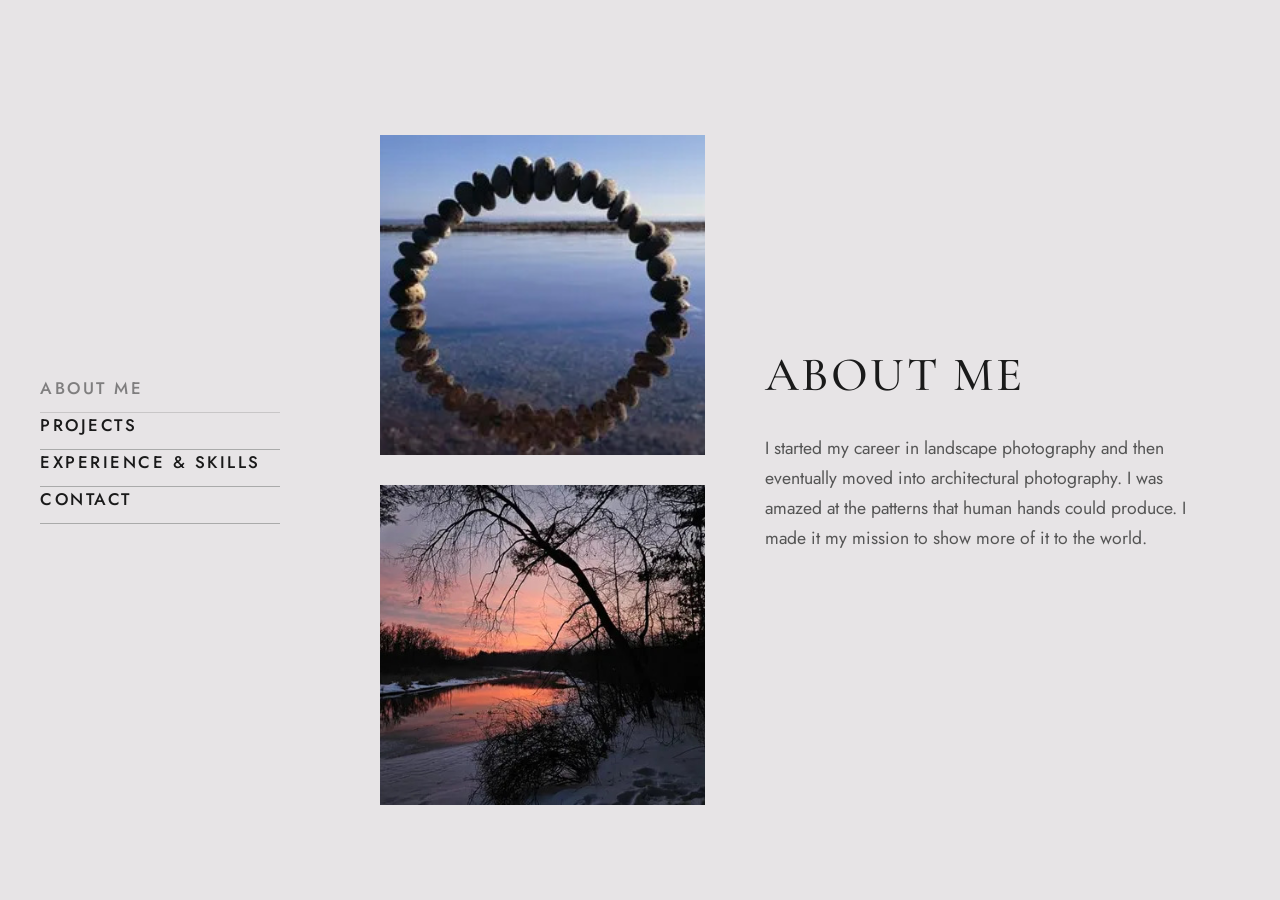
<file: about.html>
<!DOCTYPE html>
<html lang="en">
<head>
<meta charset="UTF-8">
<meta name="viewport" content="width=device-width, initial-scale=1.0">
<title>About Me — Tanishta Varman</title>
<link rel="stylesheet" href="style.css">
</head>
<body>

  <aside class="sidebar">
    <nav>
      <a href="about.html" class="active">About Me</a>
      <a href="gallery.html">Projects</a>
      <a href="experience.html">Experience &amp; Skills</a>
      <a href="contact.html">Contact</a>
    </nav>
  </aside>

  <main class="content about-content">

    <div class="about-grid">
      <div class="about-images">
        <img src="img/about-1.jpg" alt="Portrait one">
        <img src="img/about-2.jpg" alt="Portrait two">
      </div>

      <div class="about-text">
        <h1>About Me</h1>
        <p>
          I started my career in landscape photography and then eventually
          moved into architectural photography. I was amazed at the patterns
          that human hands could produce. I made it my mission to show more
          of it to the world.
        </p>
      </div>
    </div>

  </main>

</body>
</html>
</file>
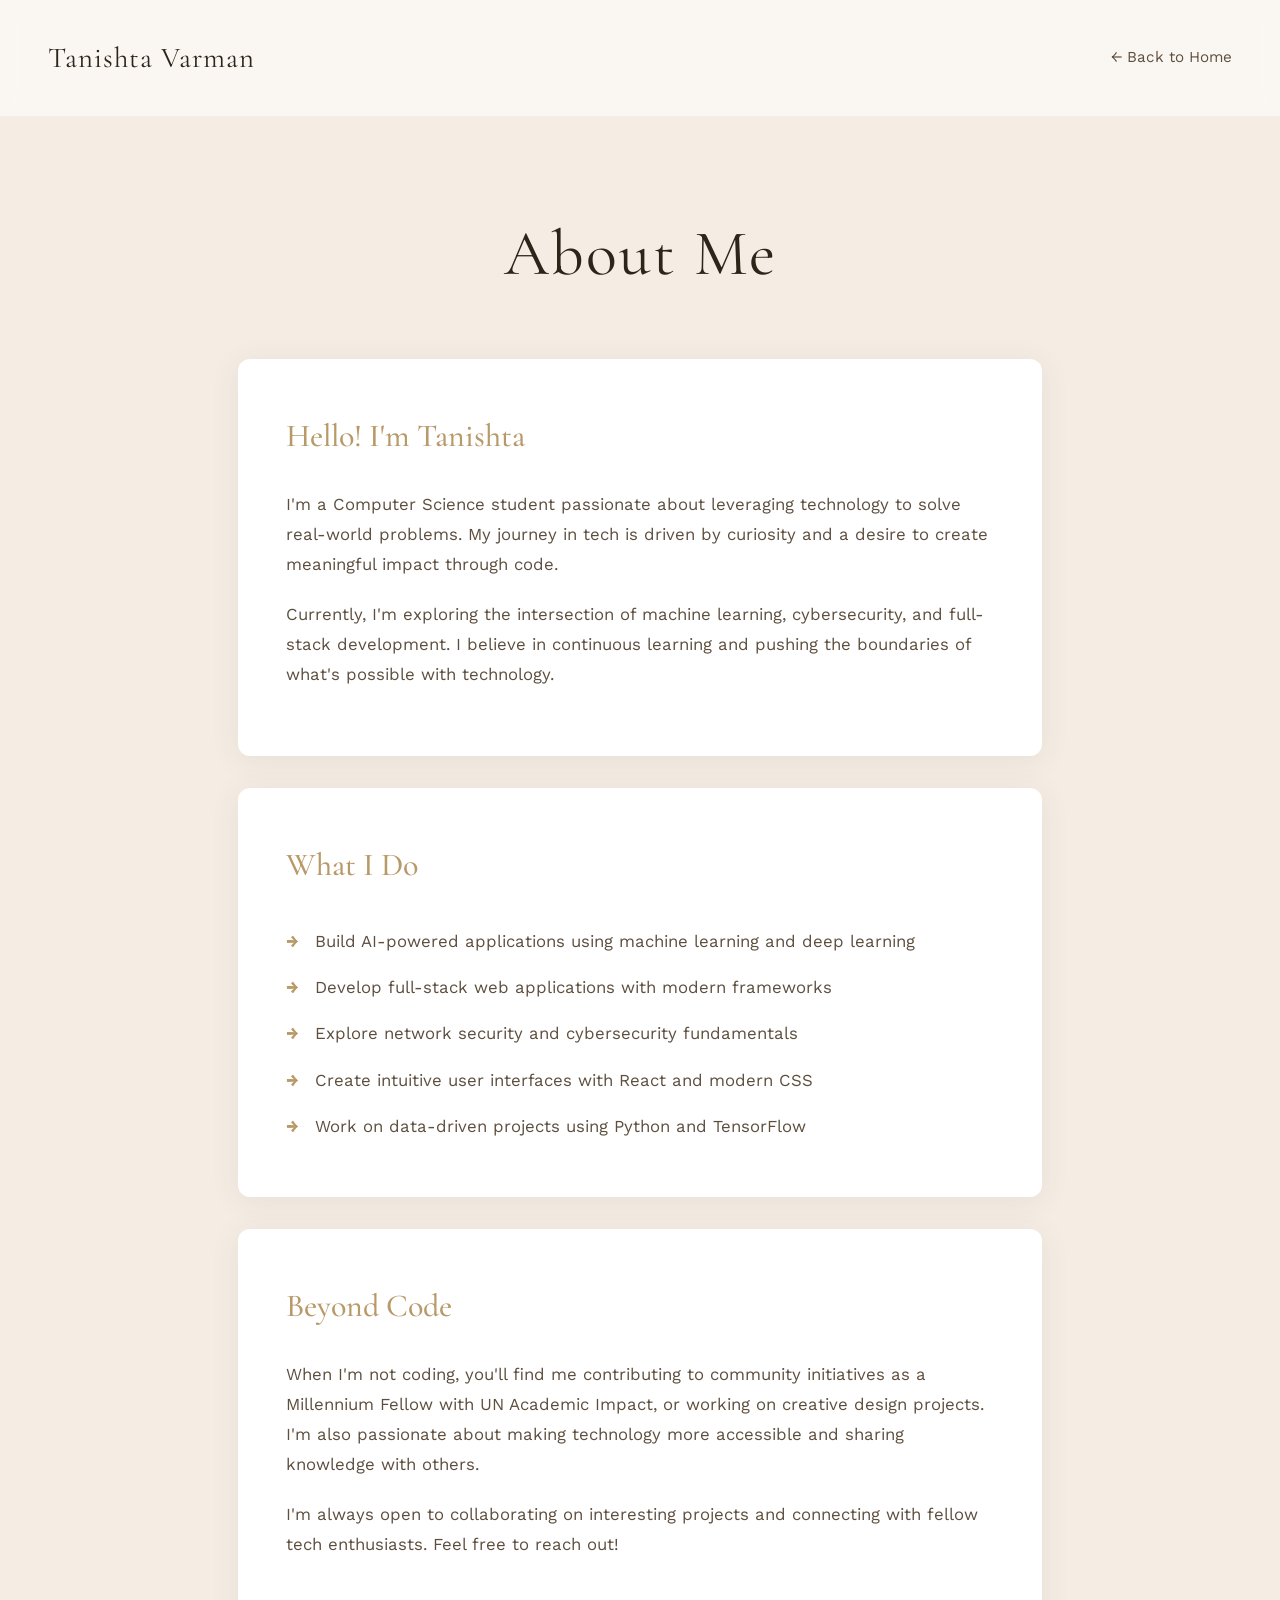
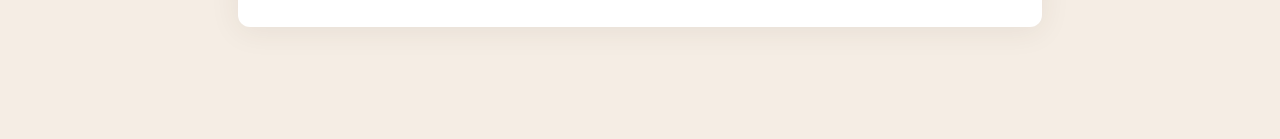
<file: About.html>
<!DOCTYPE html>
<html lang="en">
<head>
    <meta charset="UTF-8">
    <meta name="viewport" content="width=device-width, initial-scale=1.0">
    <title>About - Tanishta Varman</title>
    <link rel="preconnect" href="https://fonts.googleapis.com">
    <link rel="preconnect" href="https://fonts.gstatic.com" crossorigin>
    <link href="https://fonts.googleapis.com/css2?family=Cormorant+Garamond:wght@300;400;500&family=Work+Sans:wght@300;400;500&display=swap" rel="stylesheet">
    <style>
        * {
            margin: 0;
            padding: 0;
            box-sizing: border-box;
        }

        body {
            font-family: 'Work Sans', sans-serif;
            background-color: #F5EDE4;
            color: #3D3226;
            line-height: 1.8;
        }

        /* === HEADER === */
        .header {
            padding: 2rem 3rem;
            display: flex;
            justify-content: space-between;
            align-items: center;
            background: rgba(255, 255, 255, 0.5);
            backdrop-filter: blur(10px);
            position: sticky;
            top: 0;
            z-index: 100;
        }

        .logo {
            font-family: 'Cormorant Garamond', serif;
            font-size: 1.8rem;
            color: #2D2519;
            text-decoration: none;
            font-weight: 400;
            letter-spacing: 1px;
        }

        .back-link {
            color: #5D4E3E;
            text-decoration: none;
            font-size: 0.95rem;
            transition: color 0.3s ease;
        }

        .back-link:hover {
            color: #B89968;
        }

        /* === CONTENT === */
        .content {
            max-width: 900px;
            margin: 0 auto;
            padding: 5rem 3rem;
        }

        .page-title {
            font-family: 'Cormorant Garamond', serif;
            font-size: 4rem;
            color: #2D2519;
            margin-bottom: 3rem;
            font-weight: 400;
            letter-spacing: 2px;
            text-align: center;
        }

        .about-section {
            background: white;
            padding: 3rem;
            border-radius: 12px;
            box-shadow: 0 4px 30px rgba(61, 50, 38, 0.08);
            margin-bottom: 2rem;
        }

        .about-section h2 {
            font-family: 'Cormorant Garamond', serif;
            font-size: 2rem;
            color: #B89968;
            margin-bottom: 1.5rem;
            font-weight: 500;
        }

        .about-section p {
            color: #5D4E3E;
            font-size: 1.05rem;
            margin-bottom: 1.2rem;
        }

        .about-section ul {
            list-style: none;
            margin-top: 1rem;
        }

        .about-section li {
            color: #5D4E3E;
            padding: 0.5rem 0;
            padding-left: 1.8rem;
            position: relative;
            font-size: 1.05rem;
        }

        .about-section li:before {
            content: "→";
            color: #B89968;
            position: absolute;
            left: 0;
            font-weight: bold;
        }

        @media (max-width: 768px) {
            .page-title {
                font-size: 2.5rem;
            }

            .content {
                padding: 3rem 1.5rem;
            }

            .about-section {
                padding: 2rem;
            }
        }
    </style>
</head>
<body>
    <header class="header">
        <a href="index.html" class="logo">Tanishta Varman</a>
        <a href="index.html" class="back-link">← Back to Home</a>
    </header>

    <div class="content">
        <h1 class="page-title">About Me</h1>

        <div class="about-section">
            <h2>Hello! I'm Tanishta</h2>
            <p>
                I'm a Computer Science student passionate about leveraging technology to solve real-world problems. 
                My journey in tech is driven by curiosity and a desire to create meaningful impact through code.
            </p>
            <p>
                Currently, I'm exploring the intersection of machine learning, cybersecurity, and full-stack development. 
                I believe in continuous learning and pushing the boundaries of what's possible with technology.
            </p>
        </div>

        <div class="about-section">
            <h2>What I Do</h2>
            <ul>
                <li>Build AI-powered applications using machine learning and deep learning</li>
                <li>Develop full-stack web applications with modern frameworks</li>
                <li>Explore network security and cybersecurity fundamentals</li>
                <li>Create intuitive user interfaces with React and modern CSS</li>
                <li>Work on data-driven projects using Python and TensorFlow</li>
            </ul>
        </div>

        <div class="about-section">
            <h2>Beyond Code</h2>
            <p>
                When I'm not coding, you'll find me contributing to community initiatives as a Millennium Fellow 
                with UN Academic Impact, or working on creative design projects. I'm also passionate about 
                making technology more accessible and sharing knowledge with others.
            </p>
            <p>
                I'm always open to collaborating on interesting projects and connecting with fellow tech enthusiasts. 
                Feel free to reach out!
            </p>
        </div>
    </div>
</body>
</html>
</file>
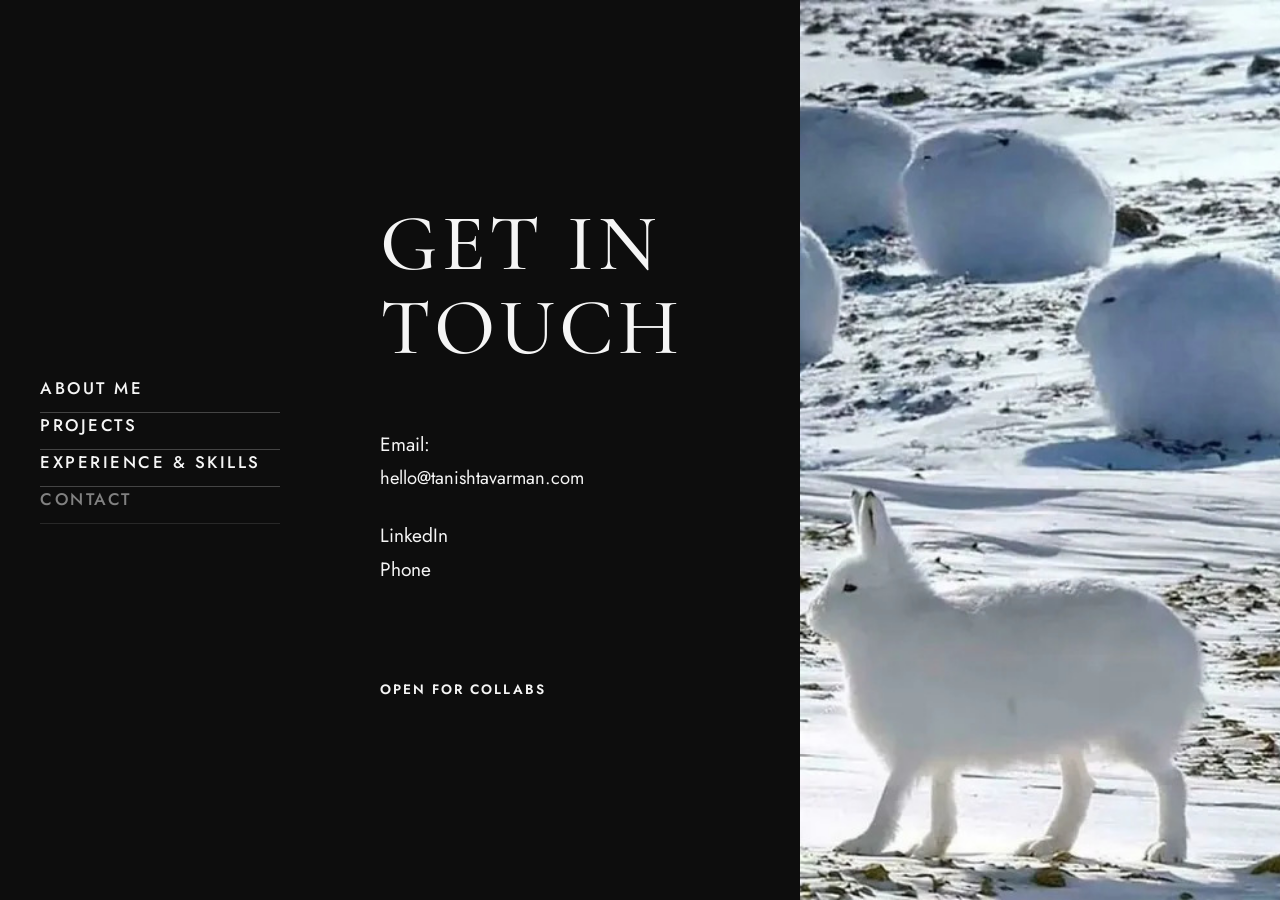
<file: contact.html>
<!DOCTYPE html>
<html lang="en">
<head>
<meta charset="UTF-8">
<meta name="viewport" content="width=device-width, initial-scale=1.0">
<title>Contact — Tanishta Varman</title>
<link rel="stylesheet" href="style.css">
<style>
  body.dark { background: var(--bg-dark); color: var(--text-light); }
  .dark .sidebar nav a { color: var(--text-light); border-bottom-color: #444; }
</style>
</head>
<body class="dark">

  <aside class="sidebar">
    <nav>
      <a href="about.html">About Me</a>
      <a href="gallery.html">Projects</a>
      <a href="experience.html">Experience &amp; Skills</a>
      <a href="contact.html" class="active">Contact</a>
    </nav>
  </aside>

  <main class="content contact-content">
    <div class="contact-grid">
      <div class="contact-text">
        <h1>Get In<br>Touch</h1>

        <div class="contact-block">
          <p class="label">Email:</p>
          <p class="value">hello@tanishtavarman.com</p>
        </div>

        <div class="contact-block">
          <p class="label">LinkedIn</p>
          <p class="label">Phone</p>
        </div>

        <p class="collabs">Open for collabs</p>
      </div>

      <div class="contact-image">
        <img src="img/contact-1.jpg" alt="Aerial view of boat on water">
      </div>
    </div>
  </main>

</body>
</html>
</file>
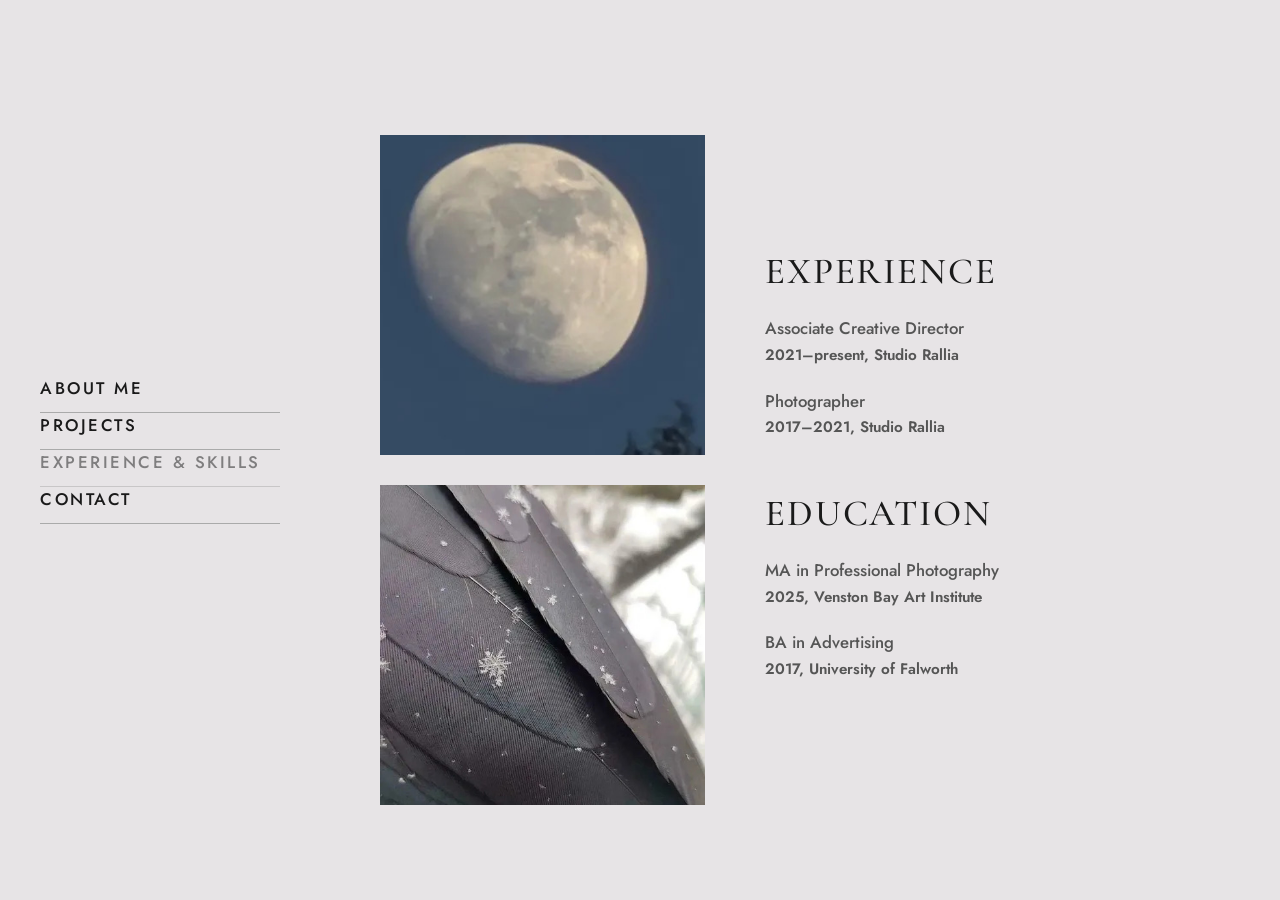
<file: experience.html>
<!DOCTYPE html>
<html lang="en">
<head>
<meta charset="UTF-8">
<meta name="viewport" content="width=device-width, initial-scale=1.0">
<title>Experience & Skills — Tanishta Varman</title>
<link rel="stylesheet" href="style.css">
</head>
<body>

  <aside class="sidebar">
    <nav>
      <a href="about.html">About Me</a>
      <a href="gallery.html">Projects</a>
      <a href="experience.html" class="active">Experience &amp; Skills</a>
      <a href="contact.html">Contact</a>
    </nav>
  </aside>

  <main class="content about-content">

    <div class="about-grid">
      <div class="about-images">
        <img src="img/exp-1.jpg" alt="Workspace image one">
        <img src="img/exp-2.jpg" alt="Workspace image two">
      </div>

      <div class="about-text">
        <h2>Experience</h2>
        <div class="entry">
          <p class="role">Associate Creative Director</p>
          <p class="meta">2021–present, Studio Rallia</p>
        </div>
        <div class="entry">
          <p class="role">Photographer</p>
          <p class="meta">2017–2021, Studio Rallia</p>
        </div>

        <h2>Education</h2>
        <div class="entry">
          <p class="role">MA in Professional Photography</p>
          <p class="meta">2025, Venston Bay Art Institute</p>
        </div>
        <div class="entry">
          <p class="role">BA in Advertising</p>
          <p class="meta">2017, University of Falworth</p>
        </div>
      </div>
    </div>

  </main>

</body>
</html>
</file>
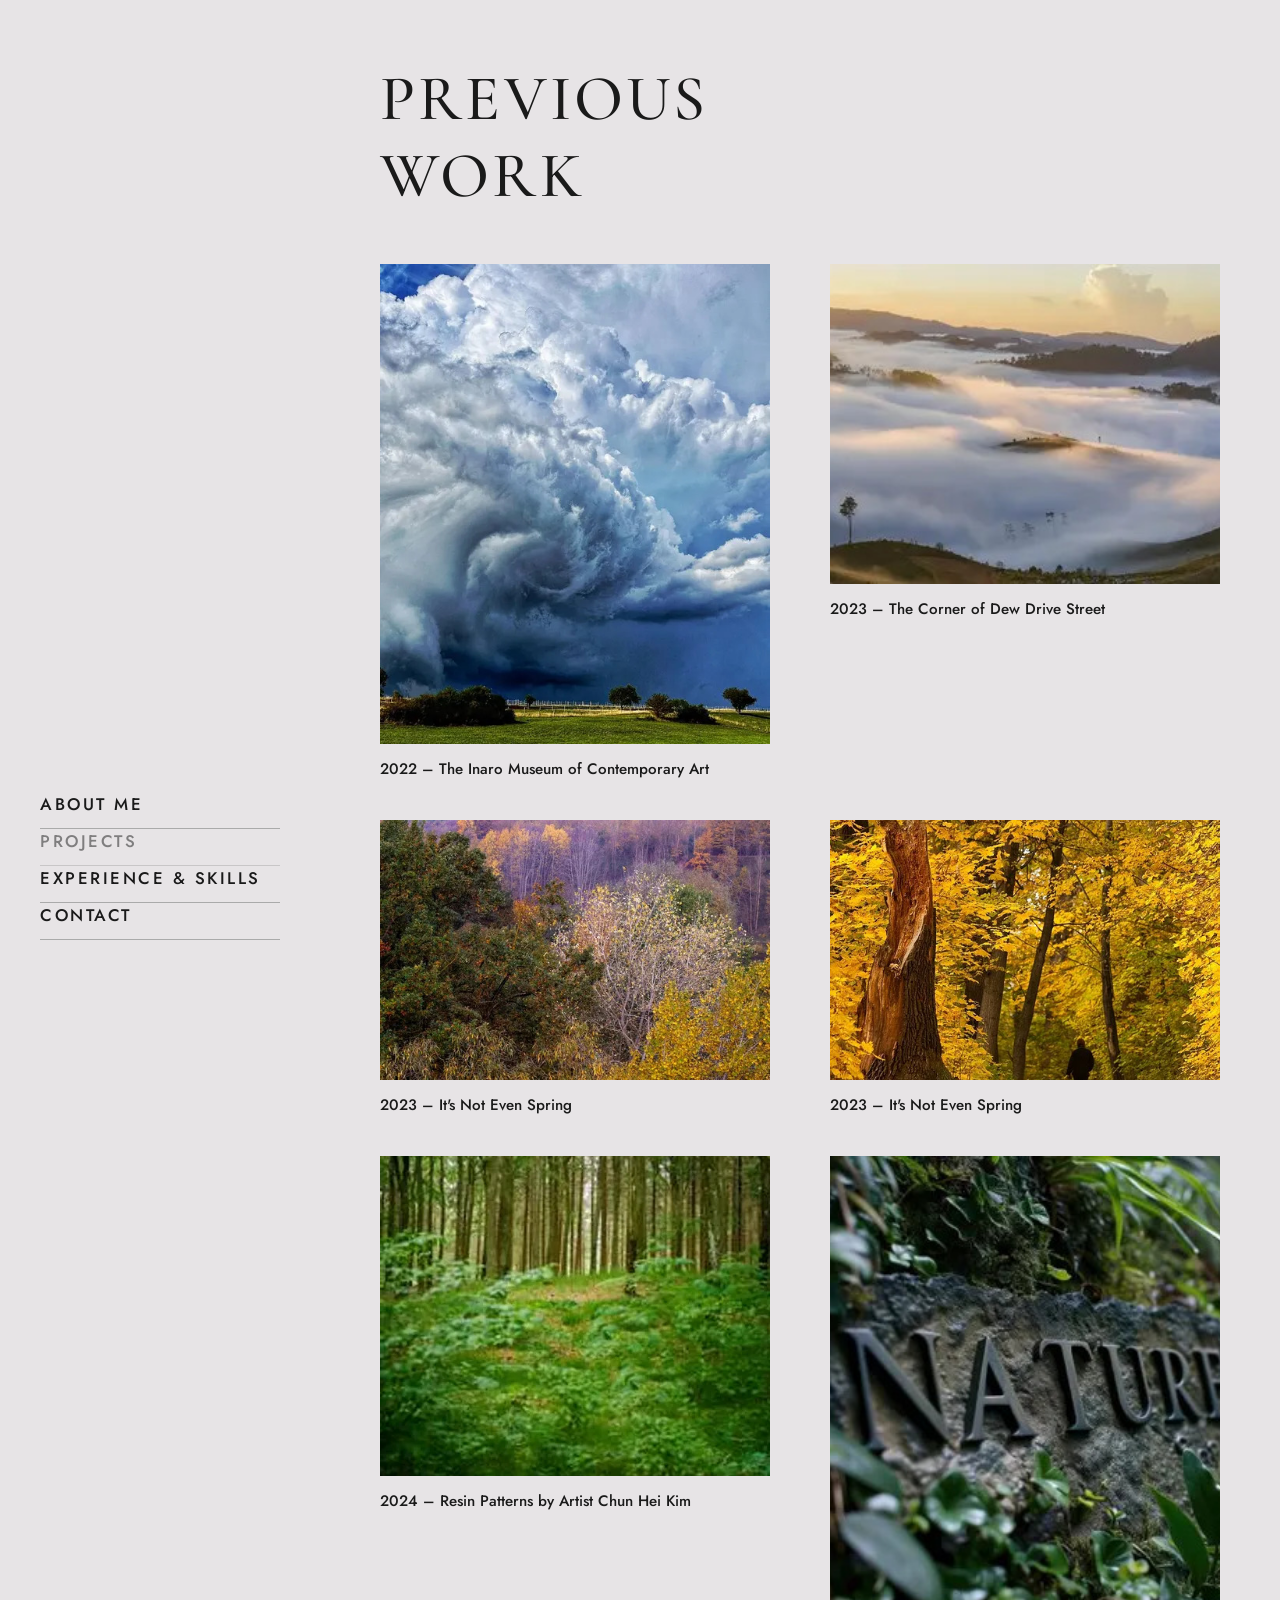
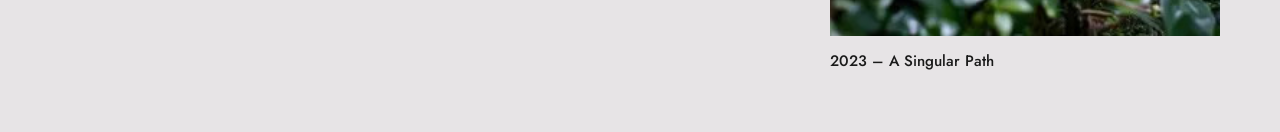
<file: gallery.html>
<!DOCTYPE html>
<html lang="en">
<head>
<meta charset="UTF-8">
<meta name="viewport" content="width=device-width, initial-scale=1.0">
<title>Projects — Tanishta Varman</title>
<link rel="stylesheet" href="style.css">
</head>
<body>

  <aside class="sidebar">
    <nav>
      <a href="about.html">About Me</a>
      <a href="gallery.html" class="active">Projects</a>
      <a href="experience.html">Experience &amp; Skills</a>
      <a href="contact.html">Contact</a>
    </nav>
  </aside>

  <main class="content gallery-content">
    <h1>Previous<br>Work</h1>

    <div class="gallery-grid">
      <figure class="g-item g-tall">
        <img src="img/work-1.jpg" alt="The Inaro Museum of Contemporary Art">
        <figcaption>2022 – The Inaro Museum of Contemporary Art</figcaption>
      </figure>

      <figure class="g-item g-wide">
        <img src="img/work-2.jpg" alt="The Corner of Dew Drive Street">
        <figcaption>2023 – The Corner of Dew Drive Street</figcaption>
      </figure>

      <figure class="g-item">
        <img src="img/work-3.jpg" alt="It's Not Even Spring">
        <figcaption>2023 – It's Not Even Spring</figcaption>
      </figure>

      <figure class="g-item">
        <img src="img/work-4.jpg" alt="It's Not Even Spring">
        <figcaption>2023 – It's Not Even Spring</figcaption>
      </figure>

      <figure class="g-item g-wide">
        <img src="img/work-5.jpg" alt="Resin Patterns by Artist Chun Hei Kim">
        <figcaption>2024 – Resin Patterns by Artist Chun Hei Kim</figcaption>
      </figure>

      <figure class="g-item g-tall">
        <img src="img/work-6.jpg" alt="A Singular Path">
        <figcaption>2023 – A Singular Path</figcaption>
      </figure>
    </div>
  </main>

</body>
</html>
</file>
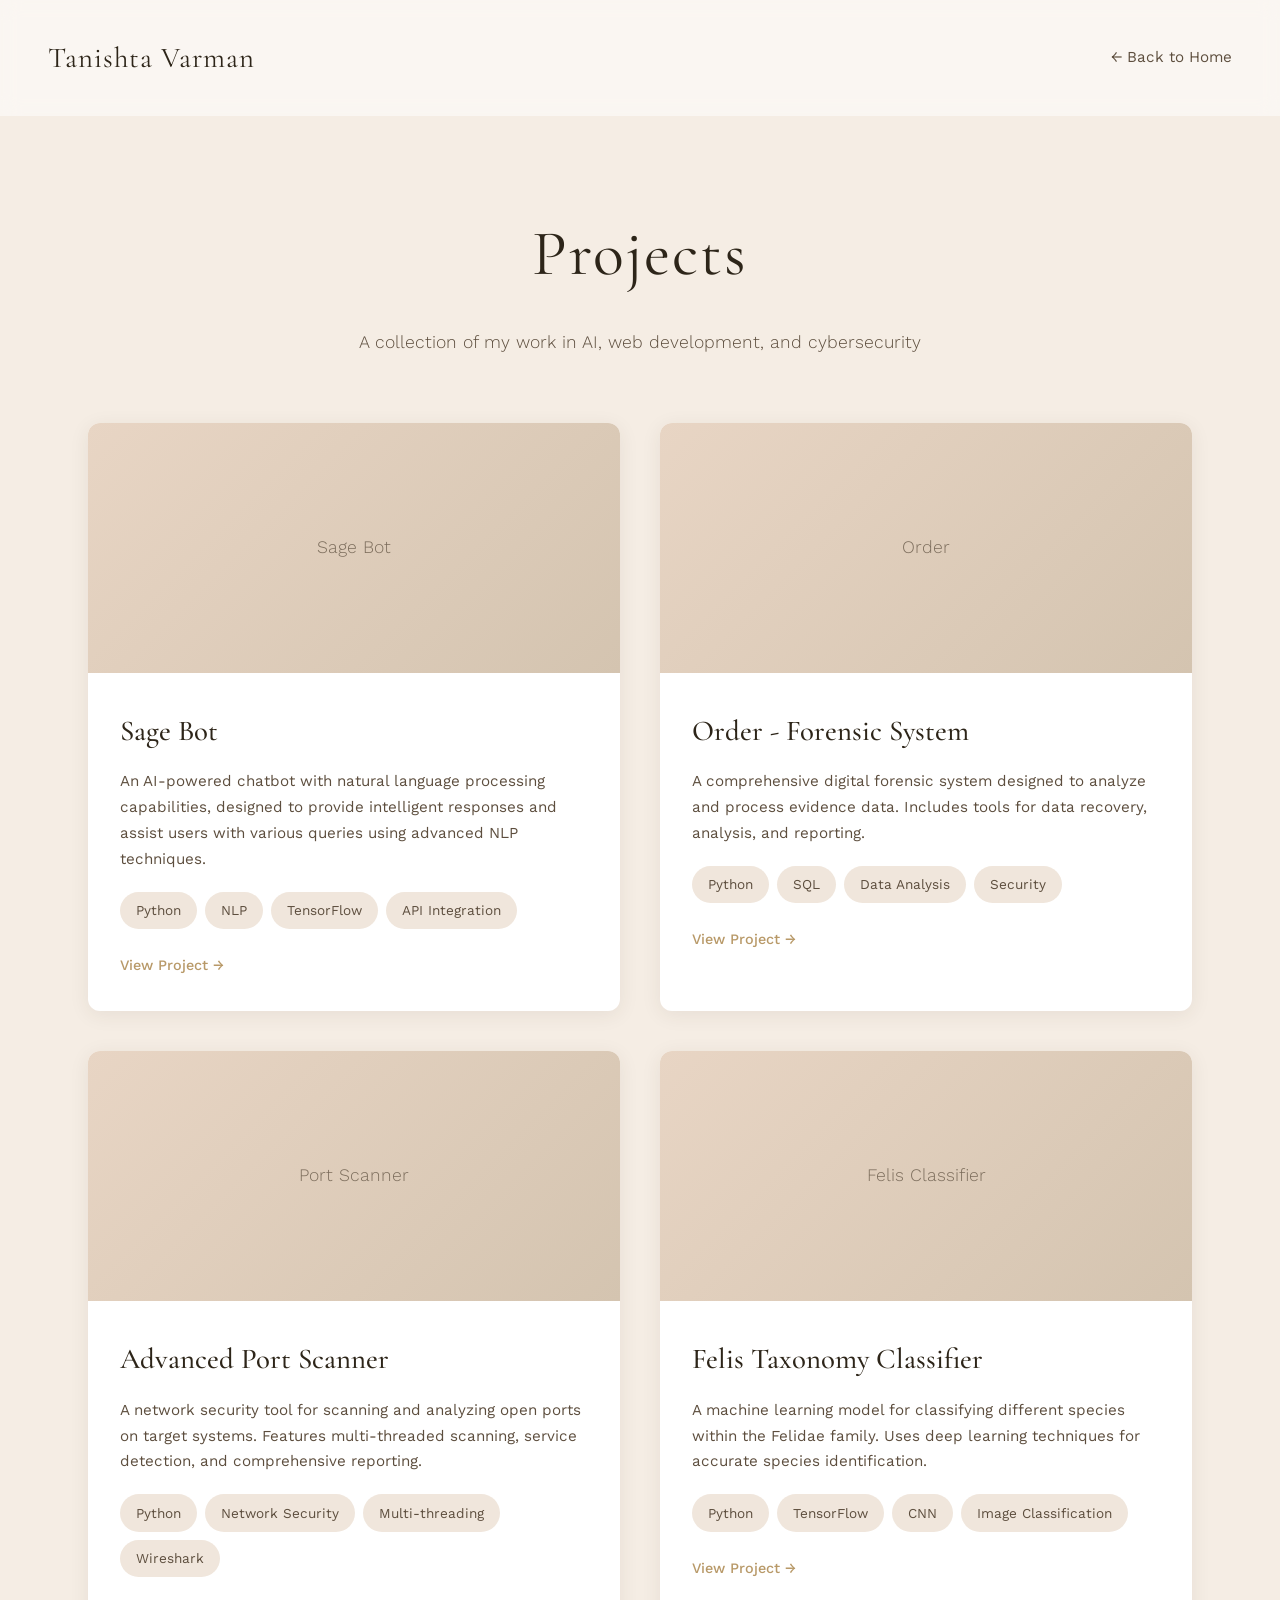
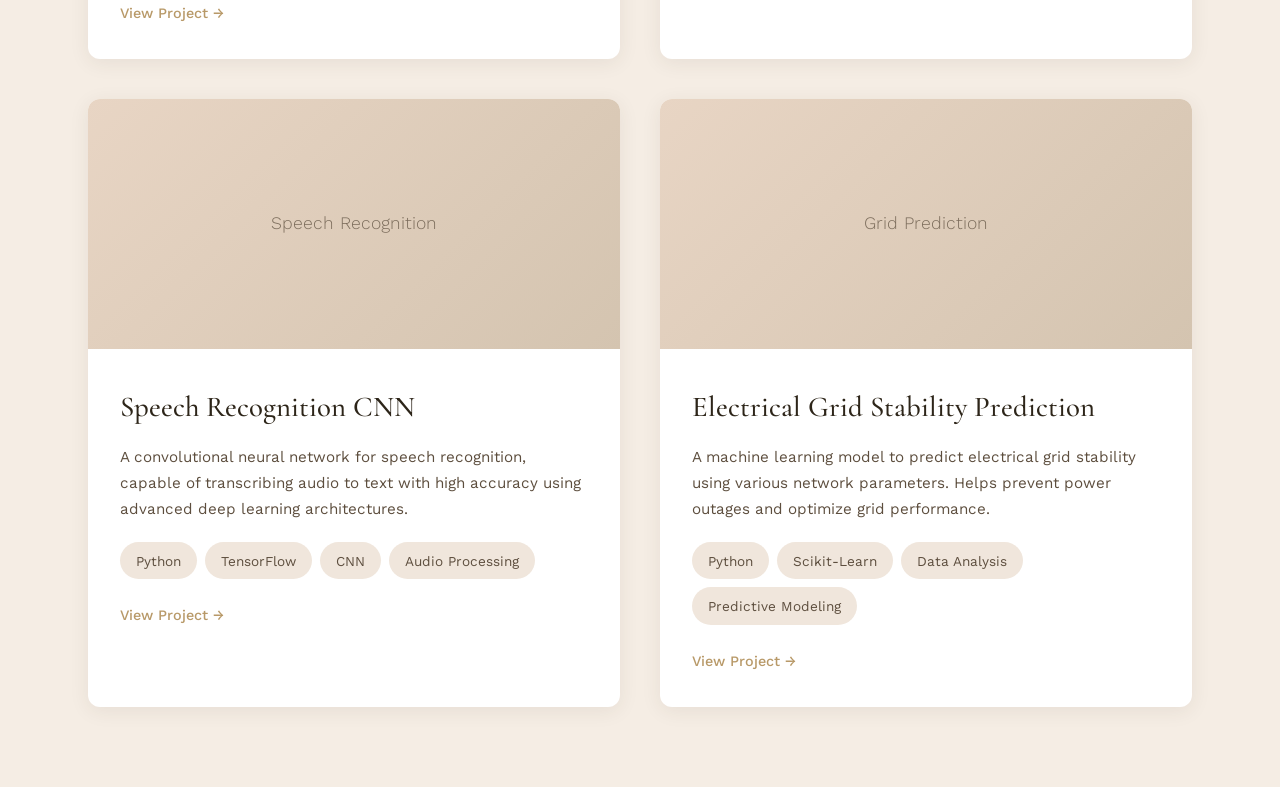
<file: Projects.html>
<!DOCTYPE html>
<html lang="en">
<head>
    <meta charset="UTF-8">
    <meta name="viewport" content="width=device-width, initial-scale=1.0">
    <title>Projects - Tanishta Varman</title>
    <link rel="preconnect" href="https://fonts.googleapis.com">
    <link rel="preconnect" href="https://fonts.gstatic.com" crossorigin>
    <link href="https://fonts.googleapis.com/css2?family=Cormorant+Garamond:wght@300;400;500&family=Work+Sans:wght@300;400;500&display=swap" rel="stylesheet">
    <style>
        * {
            margin: 0;
            padding: 0;
            box-sizing: border-box;
        }

        body {
            font-family: 'Work Sans', sans-serif;
            background-color: #F5EDE4;
            color: #3D3226;
            line-height: 1.8;
        }

        /* === HEADER === */
        .header {
            padding: 2rem 3rem;
            display: flex;
            justify-content: space-between;
            align-items: center;
            background: rgba(255, 255, 255, 0.5);
            backdrop-filter: blur(10px);
            position: sticky;
            top: 0;
            z-index: 100;
        }

        .logo {
            font-family: 'Cormorant Garamond', serif;
            font-size: 1.8rem;
            color: #2D2519;
            text-decoration: none;
            font-weight: 400;
            letter-spacing: 1px;
        }

        .back-link {
            color: #5D4E3E;
            text-decoration: none;
            font-size: 0.95rem;
            transition: color 0.3s ease;
        }

        .back-link:hover {
            color: #B89968;
        }

        /* === CONTENT === */
        .content {
            max-width: 1200px;
            margin: 0 auto;
            padding: 5rem 3rem;
        }

        .page-title {
            font-family: 'Cormorant Garamond', serif;
            font-size: 4rem;
            color: #2D2519;
            margin-bottom: 1rem;
            font-weight: 400;
            letter-spacing: 2px;
            text-align: center;
        }

        .page-subtitle {
            text-align: center;
            color: #5D4E3E;
            font-size: 1.1rem;
            margin-bottom: 4rem;
            font-weight: 300;
        }

        /* === PROJECTS GRID === */
        .projects-grid {
            display: grid;
            grid-template-columns: repeat(auto-fill, minmax(350px, 1fr));
            gap: 2.5rem;
        }

        .project-card {
            background: white;
            border-radius: 12px;
            overflow: hidden;
            box-shadow: 0 4px 20px rgba(61, 50, 38, 0.08);
            transition: all 0.4s cubic-bezier(0.4, 0, 0.2, 1);
        }

        .project-card:hover {
            transform: translateY(-8px);
            box-shadow: 0 12px 40px rgba(61, 50, 38, 0.15);
        }

        .project-image {
            width: 100%;
            height: 250px;
            background: linear-gradient(135deg, #E8D5C4 0%, #D4C4B0 100%);
            display: flex;
            align-items: center;
            justify-content: center;
            color: #7D6E5D;
            font-size: 1.1rem;
            font-weight: 300;
        }

        .project-content {
            padding: 2rem;
        }

        .project-title {
            font-family: 'Cormorant Garamond', serif;
            font-size: 1.8rem;
            color: #2D2519;
            margin-bottom: 0.8rem;
            font-weight: 500;
        }

        .project-description {
            color: #5D4E3E;
            font-size: 0.95rem;
            margin-bottom: 1.2rem;
            line-height: 1.7;
        }

        .project-tech {
            display: flex;
            flex-wrap: wrap;
            gap: 0.5rem;
            margin-bottom: 1.5rem;
        }

        .tech-tag {
            background: #F0E6DC;
            color: #5D4E3E;
            padding: 0.4rem 1rem;
            border-radius: 20px;
            font-size: 0.85rem;
            font-weight: 400;
        }

        .project-links {
            display: flex;
            gap: 1rem;
        }

        .project-link {
            color: #B89968;
            text-decoration: none;
            font-size: 0.9rem;
            font-weight: 500;
            transition: color 0.3s ease;
        }

        .project-link:hover {
            color: #A88858;
            text-decoration: underline;
        }

        @media (max-width: 768px) {
            .page-title {
                font-size: 2.5rem;
            }

            .content {
                padding: 3rem 1.5rem;
            }

            .projects-grid {
                grid-template-columns: 1fr;
            }
        }
    </style>
</head>
<body>
    <header class="header">
        <a href="index.html" class="logo">Tanishta Varman</a>
        <a href="index.html" class="back-link">← Back to Home</a>
    </header>

    <div class="content">
        <h1 class="page-title">Projects</h1>
        <p class="page-subtitle">A collection of my work in AI, web development, and cybersecurity</p>

        <div class="projects-grid">
            <!-- Sage Bot -->
            <div class="project-card">
                <div class="project-image">Sage Bot</div>
                <div class="project-content">
                    <h3 class="project-title">Sage Bot</h3>
                    <p class="project-description">
                        An AI-powered chatbot with natural language processing capabilities, designed to provide 
                        intelligent responses and assist users with various queries using advanced NLP techniques.
                    </p>
                    <div class="project-tech">
                        <span class="tech-tag">Python</span>
                        <span class="tech-tag">NLP</span>
                        <span class="tech-tag">TensorFlow</span>
                        <span class="tech-tag">API Integration</span>
                    </div>
                    <div class="project-links">
                        <a href="#" class="project-link">View Project →</a>
                    </div>
                </div>
            </div>

            <!-- Order -->
            <div class="project-card">
                <div class="project-image">Order</div>
                <div class="project-content">
                    <h3 class="project-title">Order - Forensic System</h3>
                    <p class="project-description">
                        A comprehensive digital forensic system designed to analyze and process evidence data. 
                        Includes tools for data recovery, analysis, and reporting.
                    </p>
                    <div class="project-tech">
                        <span class="tech-tag">Python</span>
                        <span class="tech-tag">SQL</span>
                        <span class="tech-tag">Data Analysis</span>
                        <span class="tech-tag">Security</span>
                    </div>
                    <div class="project-links">
                        <a href="#" class="project-link">View Project →</a>
                    </div>
                </div>
            </div>

            <!-- Port Scanner -->
            <div class="project-card">
                <div class="project-image">Port Scanner</div>
                <div class="project-content">
                    <h3 class="project-title">Advanced Port Scanner</h3>
                    <p class="project-description">
                        A network security tool for scanning and analyzing open ports on target systems. 
                        Features multi-threaded scanning, service detection, and comprehensive reporting.
                    </p>
                    <div class="project-tech">
                        <span class="tech-tag">Python</span>
                        <span class="tech-tag">Network Security</span>
                        <span class="tech-tag">Multi-threading</span>
                        <span class="tech-tag">Wireshark</span>
                    </div>
                    <div class="project-links">
                        <a href="#" class="project-link">View Project →</a>
                    </div>
                </div>
            </div>

            <!-- Felis Classifier -->
            <div class="project-card">
                <div class="project-image">Felis Classifier</div>
                <div class="project-content">
                    <h3 class="project-title">Felis Taxonomy Classifier</h3>
                    <p class="project-description">
                        A machine learning model for classifying different species within the Felidae family. 
                        Uses deep learning techniques for accurate species identification.
                    </p>
                    <div class="project-tech">
                        <span class="tech-tag">Python</span>
                        <span class="tech-tag">TensorFlow</span>
                        <span class="tech-tag">CNN</span>
                        <span class="tech-tag">Image Classification</span>
                    </div>
                    <div class="project-links">
                        <a href="#" class="project-link">View Project →</a>
                    </div>
                </div>
            </div>

            <!-- Speech Recognition -->
            <div class="project-card">
                <div class="project-image">Speech Recognition</div>
                <div class="project-content">
                    <h3 class="project-title">Speech Recognition CNN</h3>
                    <p class="project-description">
                        A convolutional neural network for speech recognition, capable of transcribing audio 
                        to text with high accuracy using advanced deep learning architectures.
                    </p>
                    <div class="project-tech">
                        <span class="tech-tag">Python</span>
                        <span class="tech-tag">TensorFlow</span>
                        <span class="tech-tag">CNN</span>
                        <span class="tech-tag">Audio Processing</span>
                    </div>
                    <div class="project-links">
                        <a href="#" class="project-link">View Project →</a>
                    </div>
                </div>
            </div>

            <!-- Electrical Grid -->
            <div class="project-card">
                <div class="project-image">Grid Prediction</div>
                <div class="project-content">
                    <h3 class="project-title">Electrical Grid Stability Prediction</h3>
                    <p class="project-description">
                        A machine learning model to predict electrical grid stability using various network 
                        parameters. Helps prevent power outages and optimize grid performance.
                    </p>
                    <div class="project-tech">
                        <span class="tech-tag">Python</span>
                        <span class="tech-tag">Scikit-Learn</span>
                        <span class="tech-tag">Data Analysis</span>
                        <span class="tech-tag">Predictive Modeling</span>
                    </div>
                    <div class="project-links">
                        <a href="#" class="project-link">View Project →</a>
                    </div>
                </div>
            </div>
        </div>
    </div>
</body>
</html>
</file>
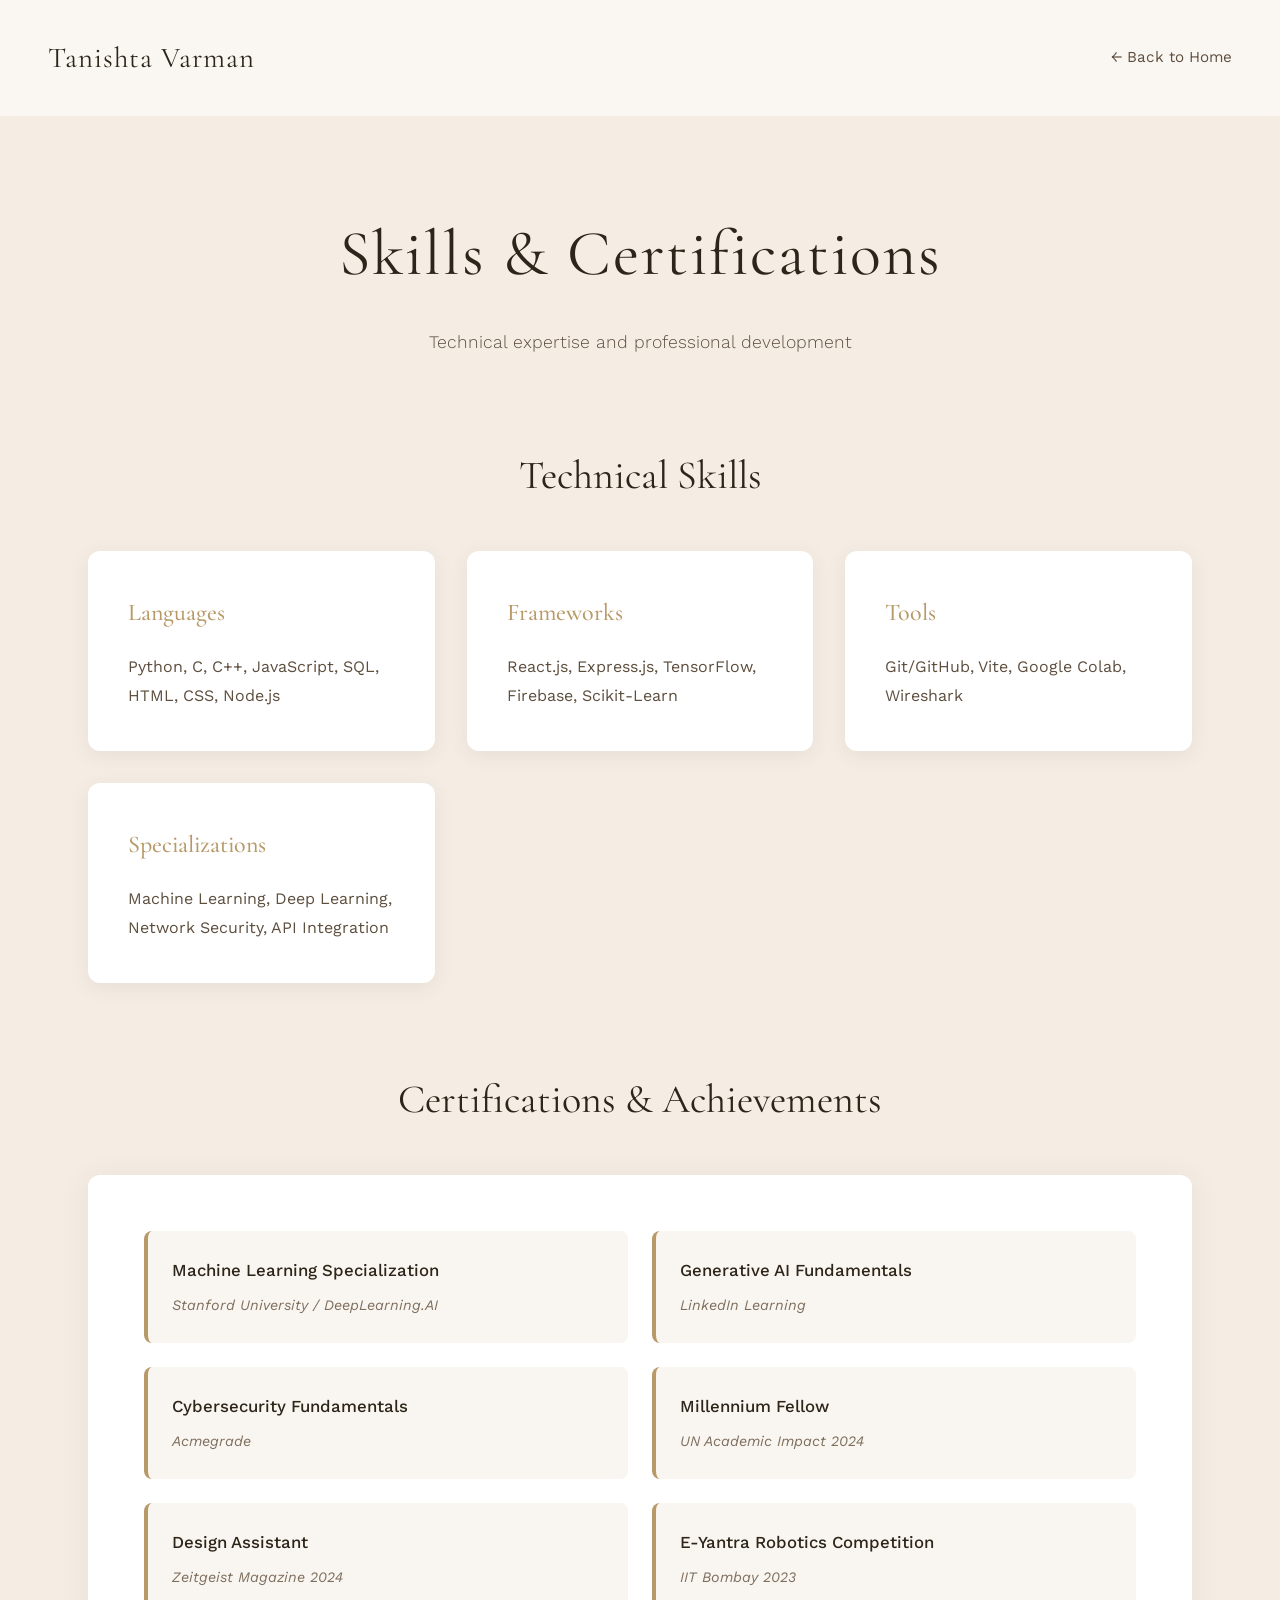
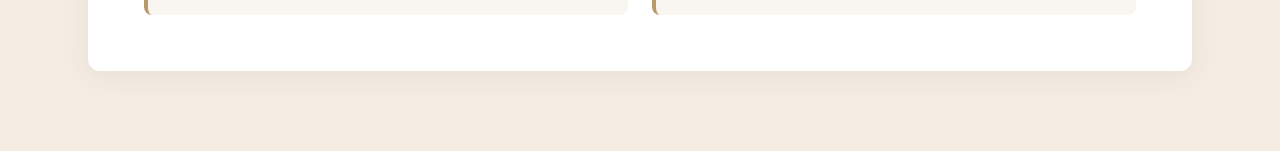
<file: Skills.html>
<!DOCTYPE html>
<html lang="en">
<head>
    <meta charset="UTF-8">
    <meta name="viewport" content="width=device-width, initial-scale=1.0">
    <title>Skills & Certifications - Tanishta Varman</title>
    <link rel="preconnect" href="https://fonts.googleapis.com">
    <link rel="preconnect" href="https://fonts.gstatic.com" crossorigin>
    <link href="https://fonts.googleapis.com/css2?family=Cormorant+Garamond:wght@300;400;500&family=Work+Sans:wght@300;400;500&display=swap" rel="stylesheet">
    <style>
        * {
            margin: 0;
            padding: 0;
            box-sizing: border-box;
        }

        body {
            font-family: 'Work Sans', sans-serif;
            background-color: #F5EDE4;
            color: #3D3226;
            line-height: 1.8;
        }

        /* === HEADER === */
        .header {
            padding: 2rem 3rem;
            display: flex;
            justify-content: space-between;
            align-items: center;
            background: rgba(255, 255, 255, 0.5);
            backdrop-filter: blur(10px);
            position: sticky;
            top: 0;
            z-index: 100;
        }

        .logo {
            font-family: 'Cormorant Garamond', serif;
            font-size: 1.8rem;
            color: #2D2519;
            text-decoration: none;
            font-weight: 400;
            letter-spacing: 1px;
        }

        .back-link {
            color: #5D4E3E;
            text-decoration: none;
            font-size: 0.95rem;
            transition: color 0.3s ease;
        }

        .back-link:hover {
            color: #B89968;
        }

        /* === CONTENT === */
        .content {
            max-width: 1200px;
            margin: 0 auto;
            padding: 5rem 3rem;
        }

        .page-title {
            font-family: 'Cormorant Garamond', serif;
            font-size: 4rem;
            color: #2D2519;
            margin-bottom: 1rem;
            font-weight: 400;
            letter-spacing: 2px;
            text-align: center;
        }

        .page-subtitle {
            text-align: center;
            color: #5D4E3E;
            font-size: 1.1rem;
            margin-bottom: 5rem;
            font-weight: 300;
        }

        /* === SKILLS SECTION === */
        .section-heading {
            font-family: 'Cormorant Garamond', serif;
            font-size: 2.5rem;
            color: #2D2519;
            margin-bottom: 2.5rem;
            font-weight: 400;
            text-align: center;
        }

        .skills-grid {
            display: grid;
            grid-template-columns: repeat(auto-fit, minmax(280px, 1fr));
            gap: 2rem;
            margin-bottom: 5rem;
        }

        .skill-box {
            background: white;
            padding: 2.5rem;
            border-radius: 12px;
            box-shadow: 0 4px 20px rgba(61, 50, 38, 0.08);
            transition: all 0.3s ease;
        }

        .skill-box:hover {
            transform: translateY(-5px);
            box-shadow: 0 8px 30px rgba(61, 50, 38, 0.12);
        }

        .skill-box h4 {
            font-family: 'Cormorant Garamond', serif;
            color: #B89968;
            margin-bottom: 1.2rem;
            font-size: 1.5rem;
            font-weight: 500;
        }

        .skill-box p {
            color: #5D4E3E;
            font-size: 1rem;
            line-height: 1.8;
        }

        /* === CERTIFICATIONS === */
        .cert-container {
            background: white;
            padding: 3.5rem;
            border-radius: 12px;
            box-shadow: 0 4px 30px rgba(61, 50, 38, 0.08);
        }

        .cert-container h3 {
            font-family: 'Cormorant Garamond', serif;
            font-size: 2rem;
            color: #2D2519;
            margin-bottom: 2rem;
            font-weight: 500;
            text-align: center;
        }

        .cert-grid {
            display: grid;
            grid-template-columns: repeat(auto-fit, minmax(350px, 1fr));
            gap: 1.5rem;
        }

        .cert-item {
            padding: 1.5rem;
            background: #F9F5F0;
            border-radius: 8px;
            border-left: 4px solid #B89968;
            transition: all 0.3s ease;
        }

        .cert-item:hover {
            background: #F5EDE4;
            transform: translateX(5px);
        }

        .cert-title {
            color: #2D2519;
            font-weight: 500;
            font-size: 1.05rem;
            margin-bottom: 0.5rem;
        }

        .cert-issuer {
            color: #7D6E5D;
            font-size: 0.9rem;
            font-style: italic;
        }

        @media (max-width: 768px) {
            .page-title {
                font-size: 2.5rem;
            }

            .section-heading {
                font-size: 2rem;
            }

            .content {
                padding: 3rem 1.5rem;
            }

            .skills-grid {
                grid-template-columns: 1fr;
            }

            .cert-grid {
                grid-template-columns: 1fr;
            }

            .cert-container {
                padding: 2rem;
            }
        }
    </style>
</head>
<body>
    <header class="header">
        <a href="index.html" class="logo">Tanishta Varman</a>
        <a href="index.html" class="back-link">← Back to Home</a>
    </header>

    <div class="content">
        <h1 class="page-title">Skills & Certifications</h1>
        <p class="page-subtitle">Technical expertise and professional development</p>

        <!-- SKILLS -->
        <h2 class="section-heading">Technical Skills</h2>
        <div class="skills-grid">
            <div class="skill-box">
                <h4>Languages</h4>
                <p>Python, C, C++, JavaScript, SQL, HTML, CSS, Node.js</p>
            </div>
            
            <div class="skill-box">
                <h4>Frameworks</h4>
                <p>React.js, Express.js, TensorFlow, Firebase, Scikit-Learn</p>
            </div>
            
            <div class="skill-box">
                <h4>Tools</h4>
                <p>Git/GitHub, Vite, Google Colab, Wireshark</p>
            </div>
            
            <div class="skill-box">
                <h4>Specializations</h4>
                <p>Machine Learning, Deep Learning, Network Security, API Integration</p>
            </div>
        </div>

        <!-- CERTIFICATIONS & ACHIEVEMENTS -->
        <h2 class="section-heading">Certifications & Achievements</h2>
        <div class="cert-container">
            <div class="cert-grid">
                <div class="cert-item">
                    <div class="cert-title">Machine Learning Specialization</div>
                    <div class="cert-issuer">Stanford University / DeepLearning.AI</div>
                </div>

                <div class="cert-item">
                    <div class="cert-title">Generative AI Fundamentals</div>
                    <div class="cert-issuer">LinkedIn Learning</div>
                </div>

                <div class="cert-item">
                    <div class="cert-title">Cybersecurity Fundamentals</div>
                    <div class="cert-issuer">Acmegrade</div>
                </div>

                <div class="cert-item">
                    <div class="cert-title">Millennium Fellow</div>
                    <div class="cert-issuer">UN Academic Impact 2024</div>
                </div>

                <div class="cert-item">
                    <div class="cert-title">Design Assistant</div>
                    <div class="cert-issuer">Zeitgeist Magazine 2024</div>
                </div>

                <div class="cert-item">
                    <div class="cert-title">E-Yantra Robotics Competition</div>
                    <div class="cert-issuer">IIT Bombay 2023</div>
                </div>
            </div>
        </div>
    </div>
</body>
</html>
</file>
<file: style.css>
@import url('https://fonts.googleapis.com/css2?family=Jost:wght@300;400;500;600&family=Cormorant+Garamond:wght@400;500;600&display=swap');

:root {
  --font-body: 'Jost', sans-serif;
  --font-display: 'Cormorant Garamond', serif;

  --bg-light: #e7e4e6;
  --bg-dark: #0d0d0d;
  --text-dark: #1a1a1a;
  --text-light: #f5f5f5;
  --text-muted: #555;
}

* { margin: 0; padding: 0; box-sizing: border-box; }

body {
  font-family: var(--font-body);
  background: var(--bg-light);
  color: var(--text-dark);
  min-height: 100vh;
  display: flex;
}

/* ===== Sidebar Nav ===== */
.sidebar {
  width: 320px;
  flex-shrink: 0;
  padding: 60px 40px;
  display: flex;
  flex-direction: column;
  justify-content: center;
  gap: 40px;
}

.sidebar nav a {
  display: block;
  text-decoration: none;
  color: var(--text-dark);
  font-size: 1.05rem;
  letter-spacing: 0.15em;
  text-transform: uppercase;
  font-weight: 500;
  padding-bottom: 12px;
  border-bottom: 1px solid #aaa;
  transition: opacity 0.2s ease;
}

.home-page .sidebar nav a {
  font-size: 1.3rem;
}


.sidebar nav a:hover,
.sidebar nav a.active {
  opacity: 0.5;
}

.sidebar .name-block {
  margin-top: auto;
  font-family: var(--font-display);
  font-size: 2.6rem;
  line-height: 1.15;
  letter-spacing: 0.08em;
  text-transform: uppercase;
  font-weight: 500;
}

/* ===== Main content ===== */
.content {
  flex: 1;
  padding: 60px;
  overflow-y: auto;
}

h1, h2 {
  font-family: var(--font-display);
  text-transform: uppercase;
  font-weight: 500;
  letter-spacing: 0.05em;
}


.home-content {
  display: flex;
  align-items: center;
  justify-content: center;
}

.big-name {
  font-size: 7rem;
  line-height: 1.05;
  letter-spacing: 0.12em;
  text-align: left;
}

/* ===== About page ===== */
.about-content {
  display: flex;
  align-items: center;
  min-height: 100vh;
}

.about-grid {
  display: grid;
  grid-template-columns: 1fr 1.4fr;
  gap: 60px;
  align-items: center;
  width: 100%;
}

.about-images {
  display: flex;
  flex-direction: column;
  gap: 30px;
  padding-top: 40px;
}

.about-images img {
  width: 100%;
  height: 320px;
  object-fit: cover;
  display: block;
}

.about-text h1 {
  font-size: 3rem;
  margin-bottom: 30px;
}

.about-text p {
  font-size: 1.1rem;
  line-height: 1.7;
  color: var(--text-muted);
  max-width: 480px;
}

.about-text h2 {
  font-size: 2.3rem;
  margin-top: 50px;
  margin-bottom: 20px;
}

.entry { margin-bottom: 18px; }
.entry .role { font-size: 1.05rem; font-weight: 500; }
.entry .meta { font-size: 0.95rem; color: var(--text-muted); font-weight: 600; }

/* ===== Gallery page ===== */
.gallery-content h1 {
  font-size: 4rem;
  margin-bottom: 50px;
}

.gallery-grid {
  display: grid;
  grid-template-columns: 1fr 1fr;
  gap: 40px 60px;
  align-items: start;
}

.g-item img {
  width: 100%;
  display: block;
  object-fit: cover;
}

.g-item.g-tall img { height: 480px; }
.g-item img { height: 260px; }
.g-item.g-wide img { height: 320px; }

.g-item figcaption {
  margin-top: 14px;
  font-size: 0.95rem;
  font-weight: 500;
}

/* ===== Contact page ===== */
.contact-content { padding: 0; display: flex; align-items: center; }

.contact-grid {
  display: grid;
  grid-template-columns: 1fr 1fr;
  width: 100%;
  height: 100vh;
}

.contact-text {
  padding: 60px;
  display: flex;
  flex-direction: column;
  justify-content: center;
}

.contact-text h1 {
  font-size: 5rem;
  line-height: 1.05;
  margin-bottom: 60px;
}

.contact-block { margin-bottom: 30px; }
.contact-block .label { font-size: 1.2rem; margin-bottom: 6px; }
.contact-block .value { font-size: 1.15rem; word-break: break-all; }

.collabs {
  margin-top: 60px;
  font-size: 0.85rem;
  letter-spacing: 0.15em;
  text-transform: uppercase;
  font-weight: 600;
}

.contact-image img {
  width: 100%;
  height: 100vh;
  object-fit: cover;
  display: block;
}

@media (max-width: 900px) {
  .contact-grid { grid-template-columns: 1fr; height: auto; }
  .contact-image img { height: 300px; }
  .contact-text h1 { font-size: 2.8rem; }

  .gallery-grid { grid-template-columns: 1fr; }

  .about-grid { grid-template-columns: 1fr; }

  .big-name { font-size: 2.8rem; }

  body { flex-direction: column; }
  .sidebar { width: 100%; flex-direction: row; flex-wrap: wrap; align-items: center; justify-content: space-between; padding: 30px; }
  .sidebar .name-block { width: 100%; margin-top: 20px; font-size: 1.8rem; }
  .sidebar nav { display: flex; gap: 20px; flex-wrap: wrap; }
  .sidebar nav a { border-bottom: none; padding-bottom: 0; font-size: 0.85rem; }
}
</file>
